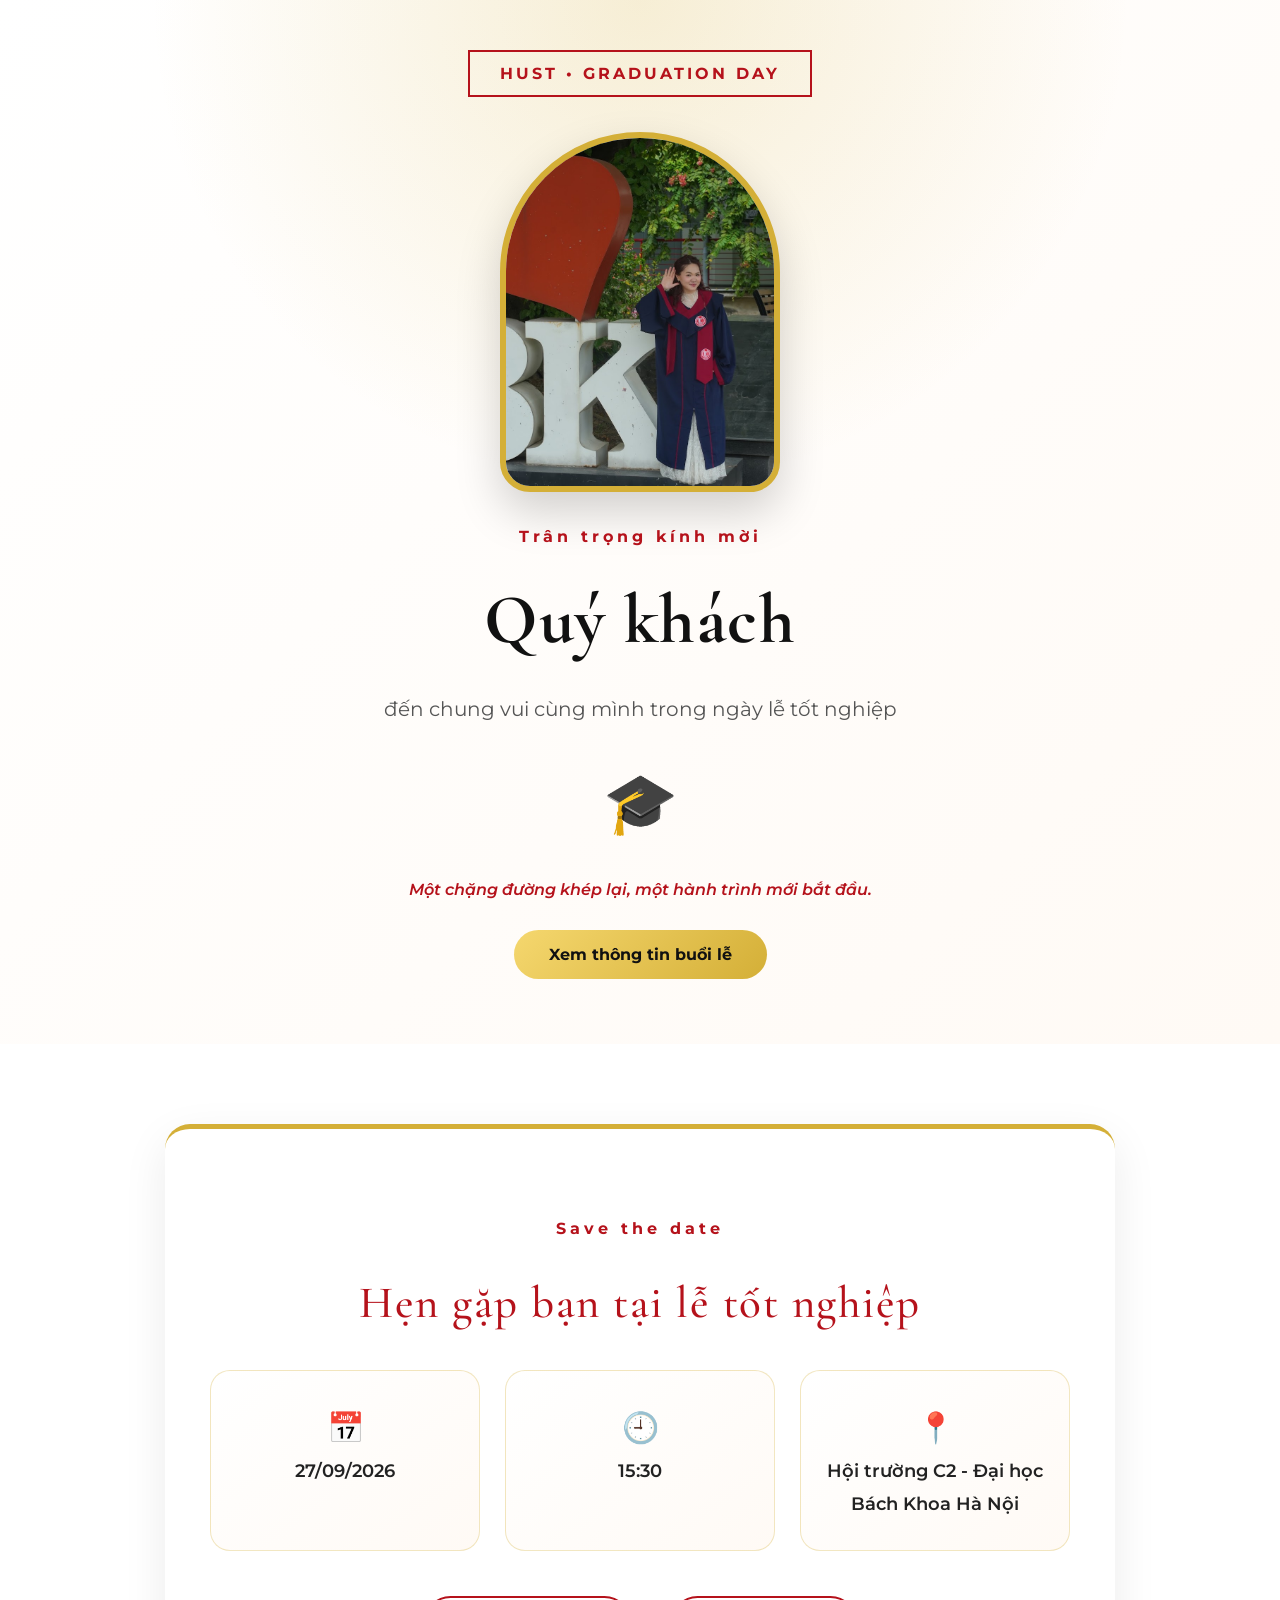
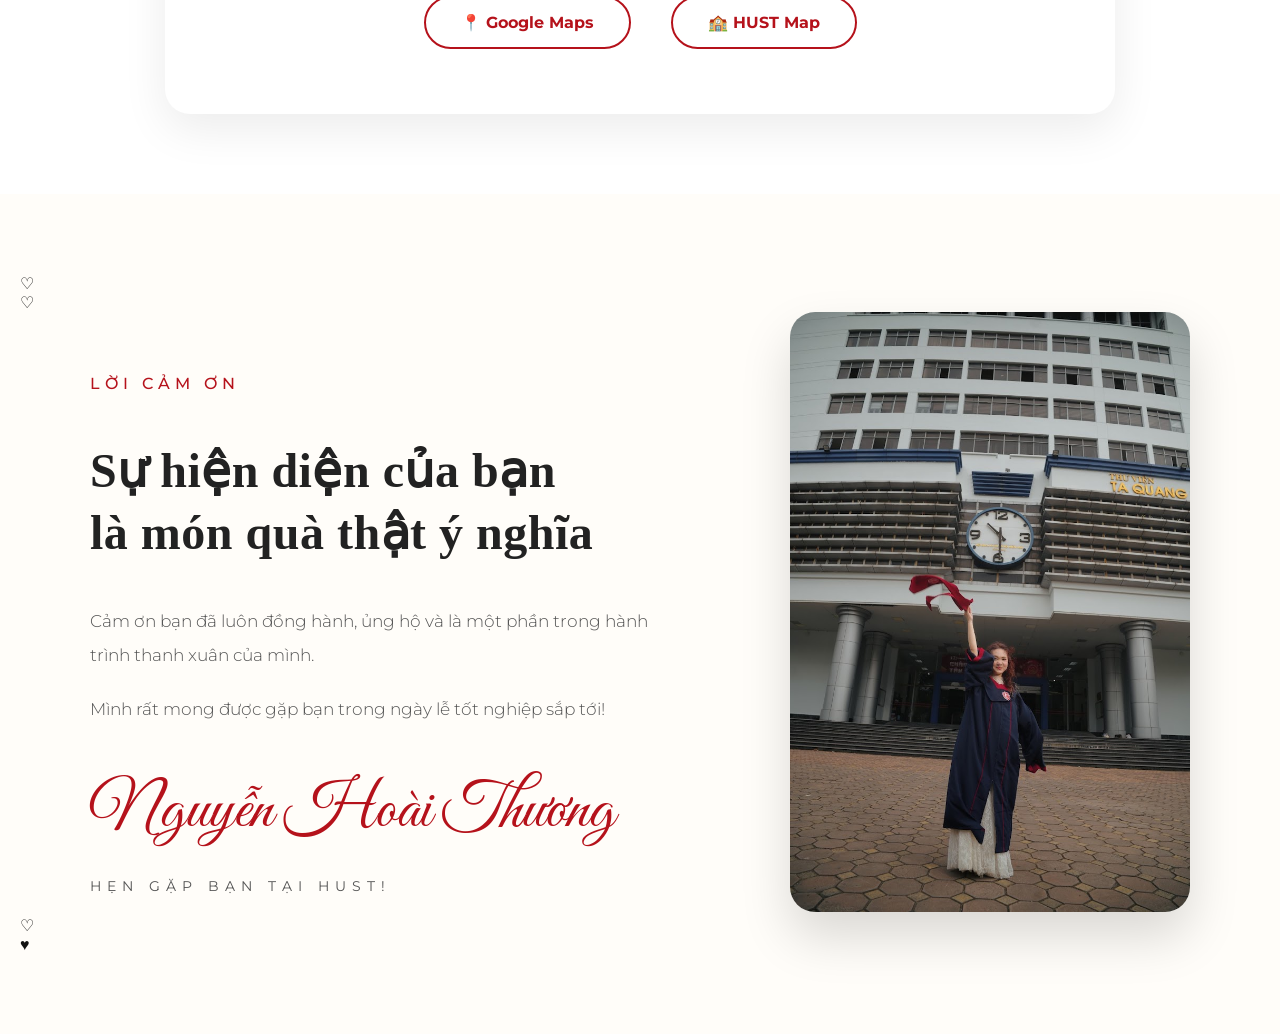
<file: index.html>
<!DOCTYPE html>
<html lang="vi">

<head>

<meta charset="UTF-8">

<meta name="viewport" content="width=device-width, initial-scale=1.0">


<title>
Graduation Invitation | HUST
</title>



<!-- Google Fonts -->

<link rel="preconnect" href="https://fonts.googleapis.com">

<link rel="preconnect" href="https://fonts.gstatic.com" crossorigin>


<link href="
https://fonts.googleapis.com/css2?family=Cormorant+Garamond:wght@300;400;500;600;700
&family=Great+Vibes
&family=Montserrat:wght@300;400;500;600;700
&display=swap
" rel="stylesheet">



<!-- Main CSS -->

<link rel="stylesheet" href="style-new.css">


</head>



<body>



<!-- ================= HERO ================= -->


<section class="hero">


<div class="hust-badge">

HUST • GRADUATION DAY

</div>



<div class="profile-frame">


<img 
src="images/anhnht.jpg"
alt="Graduation photo">


</div>




<p class="eyebrow">

Trân trọng kính mời

</p>



<h1 id="guestName">

Quý khách

</h1>




<p class="subtitle">

đến chung vui cùng mình trong ngày lễ tốt nghiệp 

</p>




<div class="cap">

🎓

</div>




<p class="quote">

Một chặng đường khép lại,
một hành trình mới bắt đầu.

</p>




<a class="btn primary" href="#details">

Xem thông tin buổi lễ

</a>



</section>





<!-- ================= DETAILS ================= -->


<section id="details" class="section">


<div class="card">


<p class="eyebrow">

Save the date

</p>



<h2>

Hẹn gặp bạn tại lễ tốt nghiệp

</h2>




<div class="info-grid">



<div>

📅

<br>

<b>

27/09/2026

</b>


</div>





<div>

🕘

<br>

<b>

15:30

</b>


</div>





<div>

📍

<br>

<b>

Hội trường C2 -
Đại học Bách Khoa Hà Nội

</b>


</div>



</div>





<div class="actions">
<a class="btn secondary"
href="https://maps.google.com"
target="_blank"
rel="noreferrer">

📍 Google Maps

</a>


<a class="btn secondary"
href="images/hustmap.jpg"
target="_blank">

🏫 HUST Map

</a>

</div>



</div>


</section>







<!-- ================= THANK YOU ================= -->


<section class="thank-section section">

<div class="thank-decoration heart-top">
    ♡
</div>

<div class="thank-decoration heart-middle">
    ♡
</div>

<div class="thank-container">





<div class="thank-content">



<p class="eyebrow">

LỜI CẢM ƠN

</p>





<h2>

Sự hiện diện của bạn

<br>

là món quà thật ý nghĩa

</h2>





<p>

Cảm ơn bạn đã luôn đồng hành,
ủng hộ và là một phần trong
hành trình thanh xuân của mình.

</p>





<p>

Mình rất mong được gặp bạn
trong ngày lễ tốt nghiệp sắp tới!

</p>





<div class="signature">

Nguyễn Hoài Thương

</div>





<div class="closing">

HẸN GẶP BẠN TẠI HUST!

</div>



</div>







<div class="thank-image">


<img 
src="images/thuvienvanht.jpg"
alt="Thư viện Tạ Quang Bửu HUST">


</div>




</div>


<div class="thank-decoration bottom-heart">
    ♡
</div>


<div class="thank-divider">

    <span></span>

    <b>♥</b>

    <span></span>

</div>
</section>







<script src="script.js"></script>


</body>

</html>
</file>
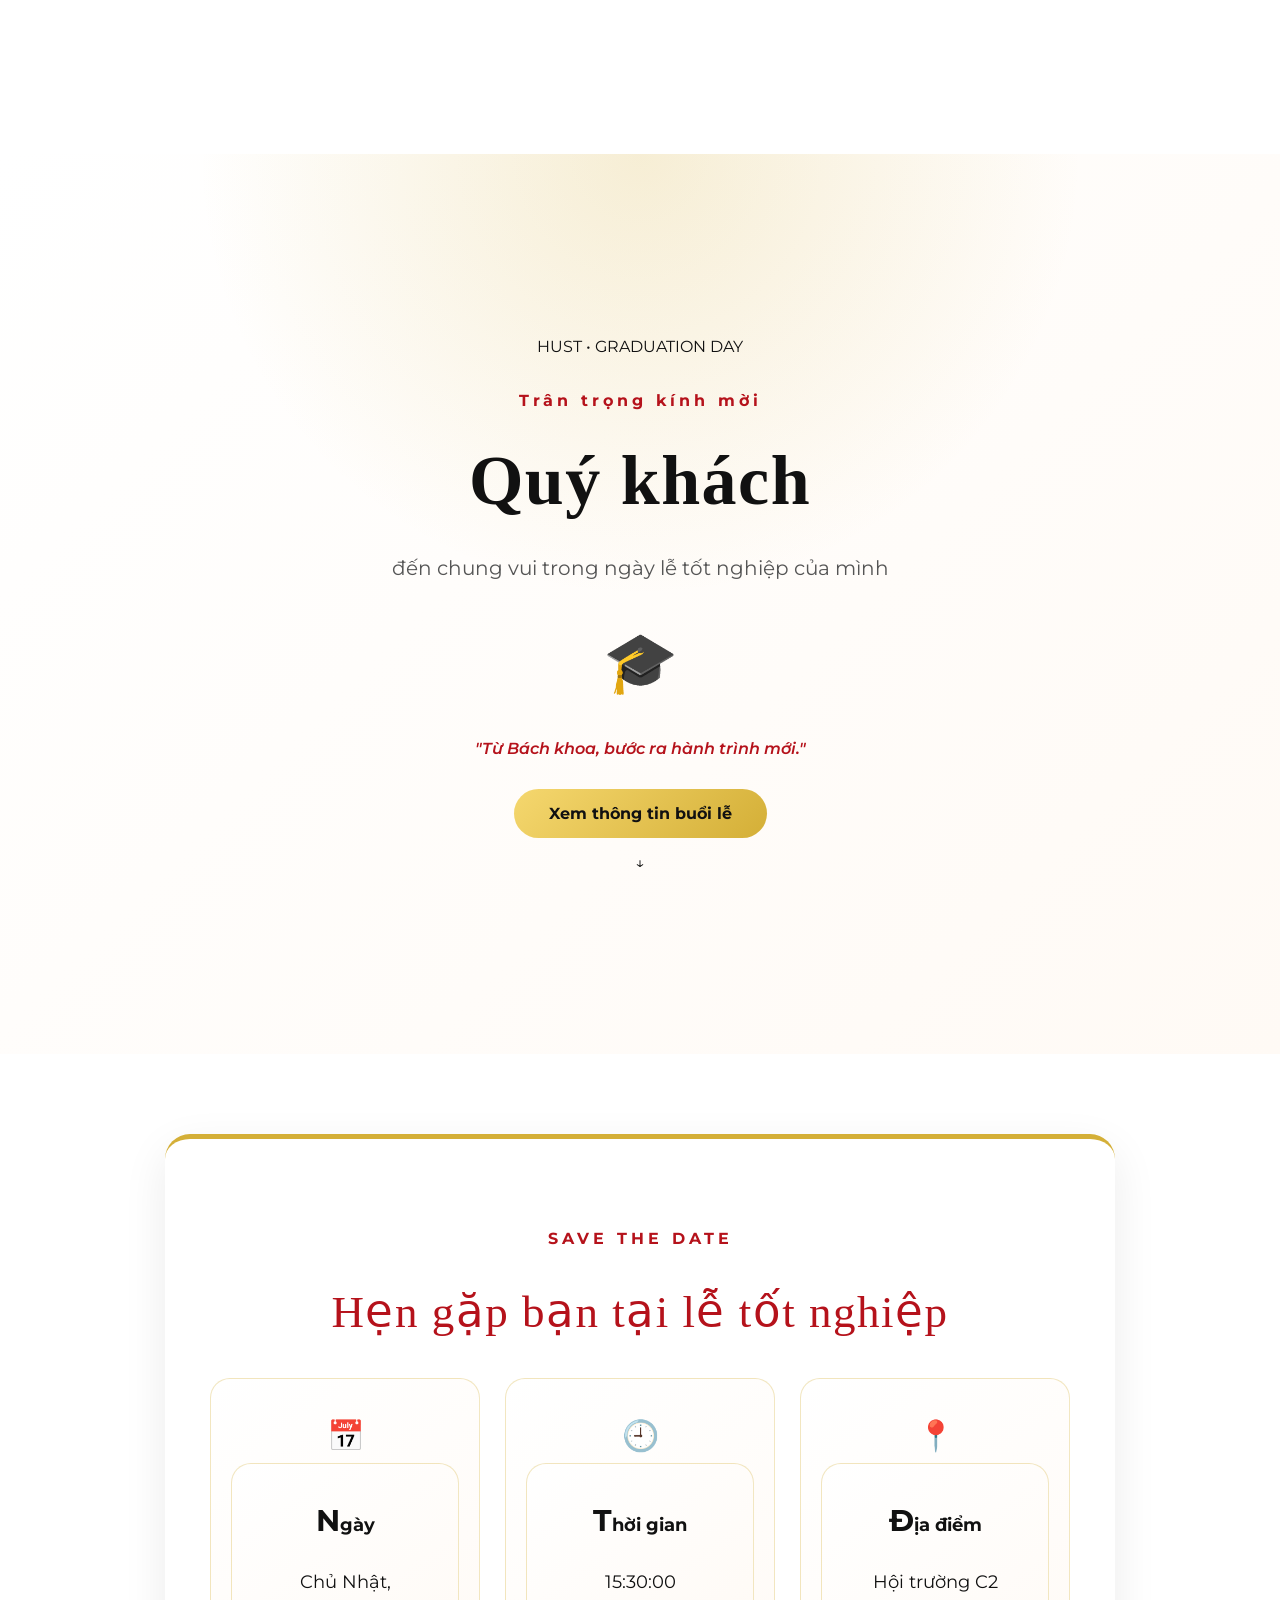
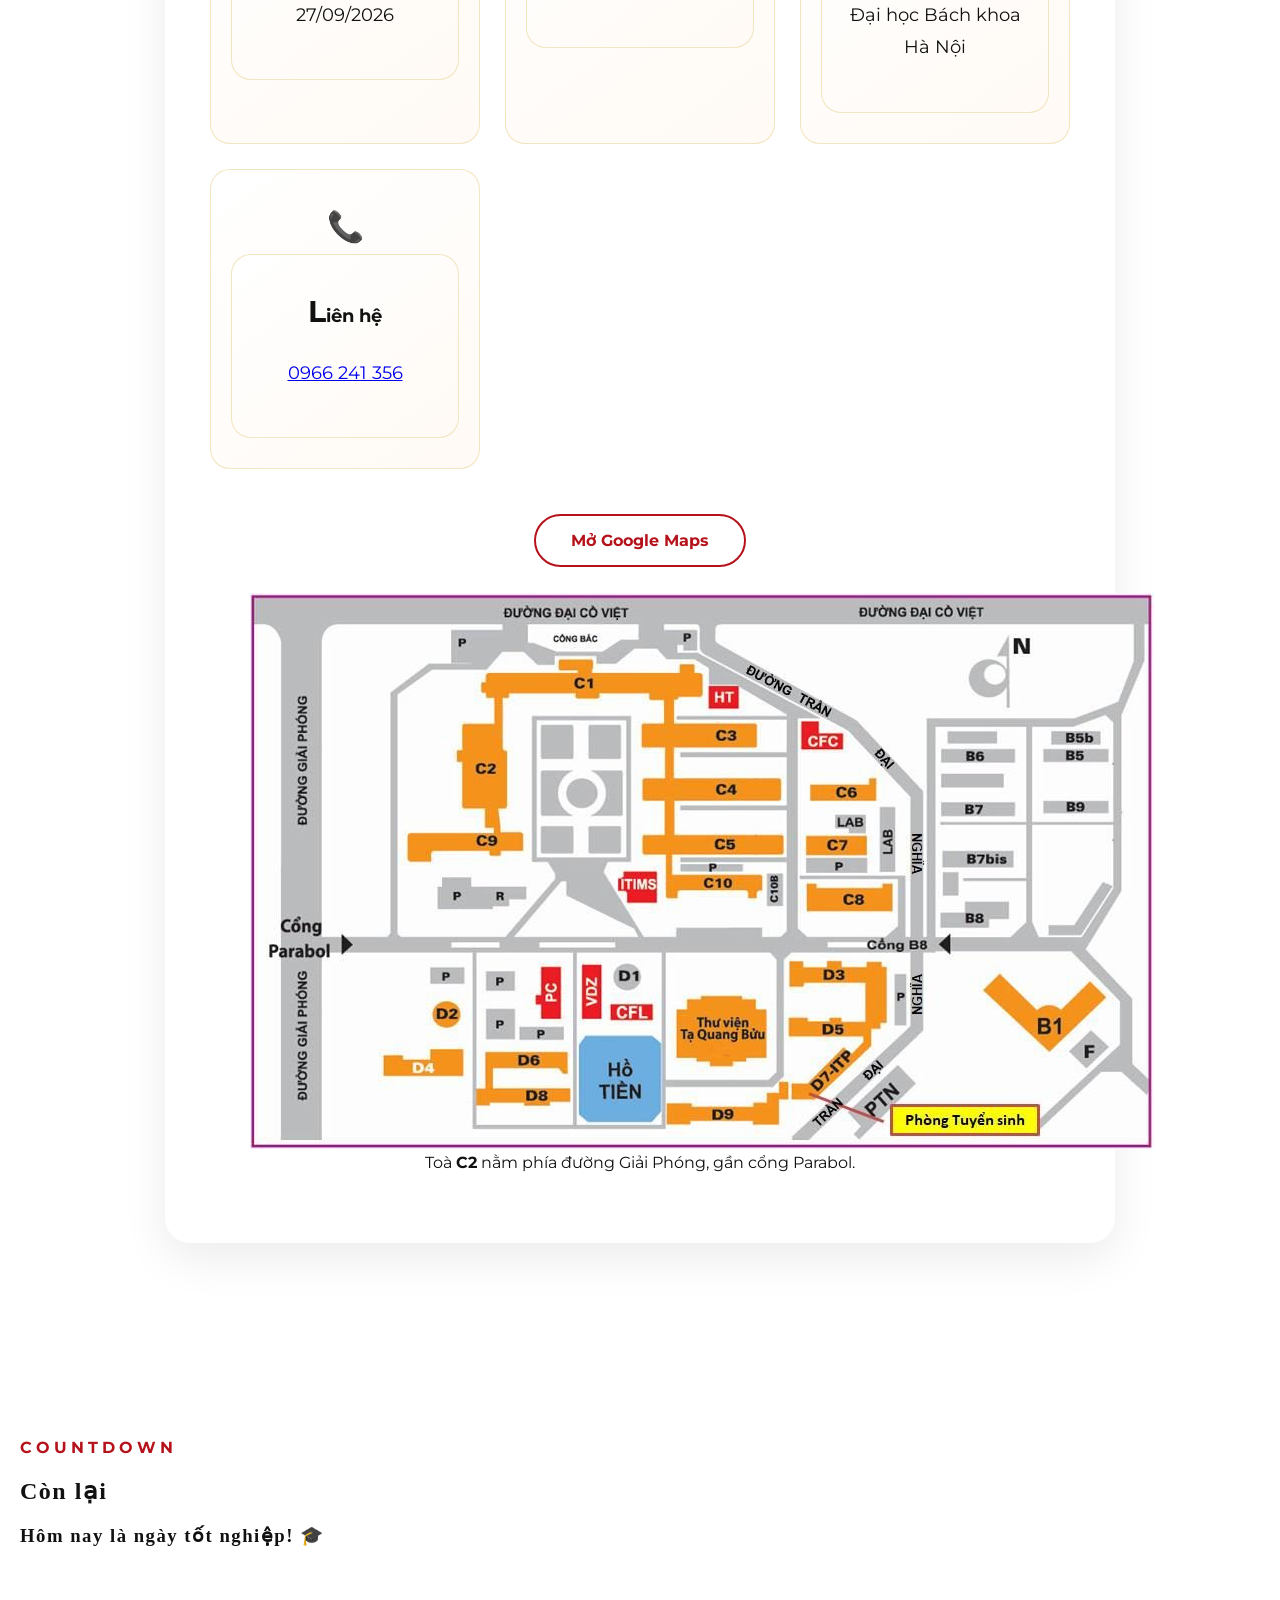
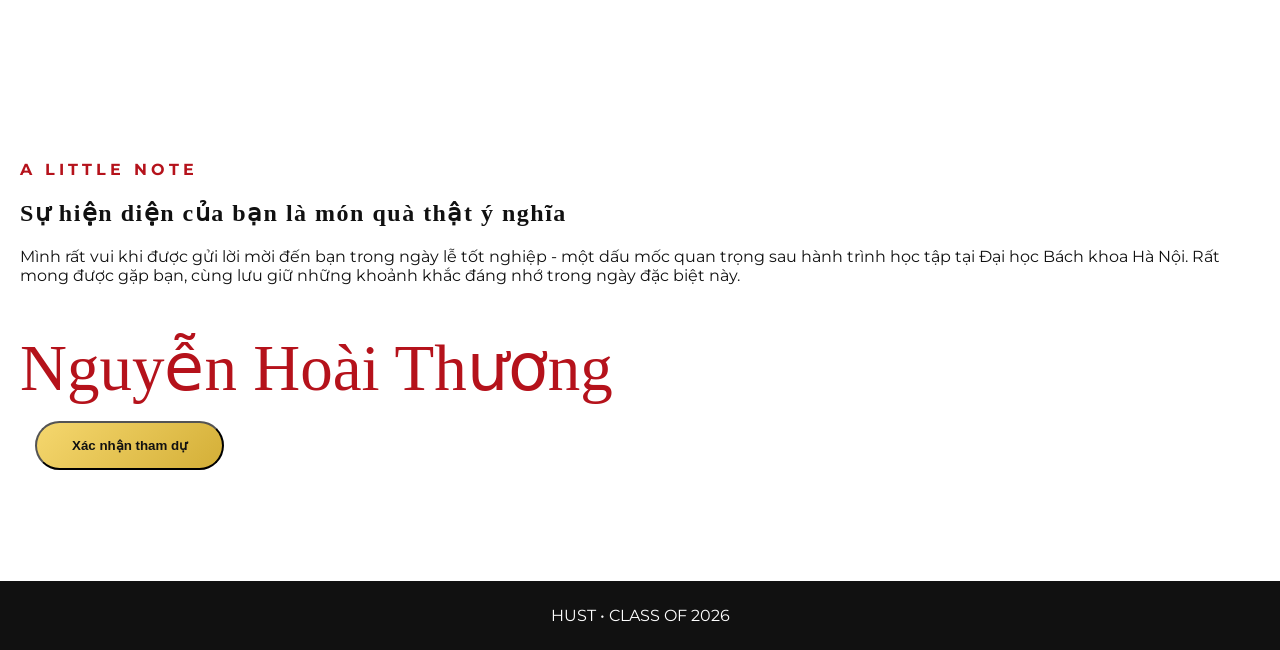
<file: index-new.html>
<!DOCTYPE html>
<html lang="vi">

<head>
  <meta charset="UTF-8" />
  <meta name="viewport" content="width=device-width, initial-scale=1.0" />

  <meta name="description" content="Thiệp mời tham dự lễ tốt nghiệp HUST" />
  <meta name="theme-color" content="#b5121b" />

  <!-- Hiển thị đẹp khi dán link vào Messenger / Zalo -->
  <meta property="og:type" content="website" />
  <meta property="og:title" content="Thiệp mời lễ tốt nghiệp - HUST" />
  <meta property="og:description" content="Chủ Nhật, 27/09/2026 - 15:30, Hội trường C2, Đại học Bách khoa Hà Nội" />

  <title>HUST Graduation Day</title>

  <!-- Fonts -->
  <link rel="preconnect" href="https://fonts.googleapis.com">
  <link rel="preconnect" href="https://fonts.gstatic.com" crossorigin>

  <link
    href="https://fonts.googleapis.com/css2?family=Montserrat:wght@400;500;600;700;800&family=Oswald:wght@500;600;700&display=swap"
    rel="stylesheet">

  <link rel="stylesheet" href="style-new.css" />

</head>


<body>

<canvas class="confetti" id="confetti" aria-hidden="true"></canvas>


<main>


<!-- ================= HERO ================= -->

<section class="hero section">


    <div class="badge">
        HUST • GRADUATION DAY
    </div>


    <p class="eyebrow">
        Trân trọng kính mời
    </p>


    <!-- Tên khách sẽ được thay bằng javascript -->

    <h1 id="guestName">
        Quý khách
    </h1>


    <p class="subtitle">
        đến chung vui trong ngày lễ tốt nghiệp của mình
    </p>



    <div class="cap">
        🎓
    </div>



    <p class="quote">
        "Từ Bách khoa, bước ra hành trình mới."
    </p>



    <a class="btn primary" href="#details">
        Xem thông tin buổi lễ
    </a>


    <span class="scroll-hint">
        ↓
    </span>


</section>





<!-- ================= DETAILS ================= -->


<section id="details" class="section details">


<div class="card reveal">


<p class="eyebrow">
    SAVE THE DATE
</p>


<h2>
    Hẹn gặp bạn tại lễ tốt nghiệp
</h2>



<div class="info-grid">



<div class="info-item">

<span class="icon">
📅
</span>

<div>

<strong>
Ngày
</strong>

<p id="eventDate">
Chủ Nhật, 27/09/2026
</p>

</div>

</div>





<div class="info-item">

<span class="icon">
🕘
</span>


<div>

<strong>
Thời gian
</strong>

<p id="eventTime">
15:30
</p>

</div>

</div>





<div class="info-item">

<span class="icon">
📍
</span>


<div>

<strong>
Địa điểm
</strong>


<p>
Hội trường C2
<br>
Đại học Bách khoa Hà Nội
</p>


</div>

</div>





<div class="info-item">

<span class="icon">
📞
</span>


<div>

<strong>
Liên hệ
</strong>


<p>
<a href="tel:0966241356">0966 241 356</a>
</p>


</div>

</div>



</div>





<div class="actions">


<a 
class="btn secondary"
href="https://www.google.com/maps/search/?api=1&query=H%E1%BB%99i%20tr%C6%B0%E1%BB%9Dng%20C2%20%C4%90%E1%BA%A1i%20h%E1%BB%8Dc%20B%C3%A1ch%20khoa%20H%C3%A0%20N%E1%BB%99i"
target="_blank"
rel="noreferrer">

Mở Google Maps

</a>




</div>





<!-- Bản đồ khuôn viên trường -->

<figure class="campus-map" id="campusMap">


<img
  id="campusMapImg"
  src="ban-do-hust.jpg"
  alt="Bản đồ khuôn viên Đại học Bách khoa Hà Nội, toà C2 nằm phía đường Giải Phóng"
  width="904"
  height="556"
  loading="lazy" />


<figcaption>

Toà <strong>C2</strong> nằm phía đường Giải Phóng, gần cổng Parabol.

</figcaption>


</figure>


</div>


</section>







<!-- ================= COUNTDOWN ================= -->


<section class="section countdown-section">


<p class="eyebrow">
COUNTDOWN
</p>



<h2>
Còn lại
</h2>




<div id="countdown" class="countdown reveal">


<div>

<span id="days">
00
</span>

<small>
Ngày
</small>

</div>



<div>

<span id="hours">
00
</span>

<small>
Giờ
</small>

</div>



<div>

<span id="minutes">
00
</span>

<small>
Phút
</small>

</div>




<div>

<span id="seconds">
00
</span>

<small>
Giây
</small>

</div>



</div>



</section>







<!-- ================= MESSAGE ================= -->


<section class="section message-section">


<div class="message-card reveal">


<p class="eyebrow">
A LITTLE NOTE
</p>



<h2>
Sự hiện diện của bạn là món quà thật ý nghĩa
</h2>



<p>

Mình rất vui khi được gửi lời mời đến bạn
trong ngày lễ tốt nghiệp - một dấu mốc quan trọng
sau hành trình học tập tại Đại học Bách khoa Hà Nội.

Rất mong được gặp bạn,
cùng lưu giữ những khoảnh khắc đáng nhớ trong ngày đặc biệt này.

</p>




<div class="signature-row">


<div class="signature" id="signatureName">
Nguyễn Hoài Thương
</div>


<button class="btn primary" id="rsvpYes" type="button">
Xác nhận tham dự
</button>


</div>


<p class="rsvp-status" id="rsvpStatus" role="status" aria-live="polite"></p>


<p class="rsvp-hint" id="rsvpHint"></p>



</div>


</section>



</main>






<footer>

HUST • CLASS OF 2026

</footer>




<script src="script-new.js"></script>


</body>


</html>
</file>
<file: style-new.css>
:root {
    --hust-red: #b5121b;
    --gold: #d4af37;
    --navy: #14213d;
    --black: #111111;
    --white: #ffffff;
    --cream: #fffaf5;
}


* {
    box-sizing: border-box;
}


html {
    scroll-behavior: smooth;
}


body {
    margin: 0;
    font-family: "Montserrat", sans-serif;
    color: var(--black);
    background: var(--white);
}


/* ===== FONT ===== */

h1,
h2,
h3 {
    font-family: "Cormorant Garamond", serif;
    letter-spacing: 1.5px;
}


.section {
    padding: 80px 20px;
}



/* =========================
        HERO
========================= */


.hero {

    min-height:100vh;

    display:flex;

    flex-direction:column;

    justify-content:center;

    align-items:center;

    text-align:center;

    padding:50px 20px;


    background:

    radial-gradient(
        circle at top,
        rgba(212,175,55,0.2),
        transparent 40%
    ),

    linear-gradient(
        135deg,
        #ffffff,
        var(--cream)
    );

}



.hust-badge {

    padding:12px 30px;

    border:2px solid var(--hust-red);

    color:var(--hust-red);

    font-weight:700;

    letter-spacing:3px;

    margin-bottom:35px;

}



/* ẢNH ANHNHT */


.profile-frame {

    width:280px;

    height:360px;

    border-radius:

    140px 140px 30px 30px;

    overflow:hidden;

    border:6px solid var(--gold);

    background:white;


    box-shadow:

    0 20px 45px rgba(0,0,0,.18);

}



.profile-frame img {

    width:100%;

    height:100%;

    object-fit:cover;

    object-position:center top;

}



/* TEXT HERO */


.eyebrow {

    color:var(--hust-red);

    font-weight:700;

    letter-spacing:4px;

    margin-top:35px;

}



.hero h1 {

    font-size:70px;

    margin:15px 0;

}



.subtitle {

    font-size:20px;

    color:#555;

}



.cap {

    font-size:60px;

    margin:25px;

}



.quote {

    font-style:italic;

    color:var(--hust-red);

    font-weight:600;

}




/* =========================
        BUTTON
========================= */


.btn {

    display:inline-block;

    padding:15px 35px;

    border-radius:30px;

    text-decoration:none;

    font-weight:700;

    margin:15px;

}



.btn.primary {


    background:

    linear-gradient(
        135deg,
        #f5d76e,
        var(--gold)
    );


    color:#111;

}



.btn.secondary {

    border:2px solid var(--hust-red);

    color:var(--hust-red);

}


/* =========================
        ACTION BUTTONS
========================= */


.actions {

    margin-top:35px;

    display:flex;

    justify-content:center;

    gap:20px;

}



.actions .btn {

    margin:10px;

}



.btn.secondary {

    border:2px solid var(--hust-red);

    color:var(--hust-red);

    background:white;

    transition:0.3s;

}



.btn.secondary:hover {

    background:var(--hust-red);

    color:white;

}



/* =========================
        DETAILS
========================= */

/* =========================
        DETAILS
========================= */


#details {

    background:#fff;

}



.card {

    max-width:950px;

    margin:auto;

    background:white;

    padding:55px 45px;


    border-radius:25px;


    border-top:5px solid var(--gold);


    box-shadow:

    0 15px 45px rgba(0,0,0,.08);

    text-align:center;

}



.card h2 {

    font-size:45px;

    font-weight:500;

    color:var(--hust-red);

    margin-bottom:40px;

}



.info-grid {


    display:grid;


    grid-template-columns:

    repeat(3,1fr);


    gap:25px;

}



.info-grid div {


    padding:30px 20px;


    border-radius:20px;


    background:

    linear-gradient(
        145deg,
        #fff,
        #fffaf5
    );


    border:

    1px solid rgba(212,175,55,.3);


    font-size:18px;


    line-height:1.8;


}



.info-grid div:first-letter {

    font-size:30px;

}



.info-grid b {


    color:#222;


    font-weight:600;

}

/* =========================
        THANK YOU SECTION
========================= */


/* =========================
        THANK YOU SECTION
========================= */


.thank-section {

    background:#fffdf9;

}



.thank-container {

    max-width:1100px;

    margin:auto;

    display:flex;

    align-items:center;

    justify-content:space-between;

    gap:80px;

}



.thank-content {

    flex:1;

}



.thank-content .eyebrow {


    font-family:"Montserrat",sans-serif;


    font-size:16px;


    letter-spacing:5px;


    font-weight:500;


    color:#b5121b;


    margin-bottom:35px;


}



.thank-content h2 {

    font-family: "Times New Roman", serif;

    font-size: 48px;

    font-weight: 700;

    line-height: 1.3;

    color: #222;

    letter-spacing: 0.5px;

}



.thank-content p {


    font-family:"Montserrat",sans-serif;


    font-size:17px;


    font-weight:300;


    line-height:2;


    color:#555;


    max-width:600px;


    margin-bottom:20px;


}



.signature {


    margin-top:45px;


    font-family:"Great Vibes",cursive;


    font-size:65px;


    font-weight:400;


    color:#b5121b;


}



.closing {


    margin-top:25px;


    font-family:"Montserrat",sans-serif;


    font-size:14px;


    letter-spacing:6px;


    font-weight:400;


    color:#555;


}




.thank-image {


    flex:0 0 400px;


}



.thank-image img {


    width:100%;


    border-radius:25px;


    box-shadow:

    0 25px 50px rgba(0,0,0,.15);


}





/* =========================
        FOOTER
========================= */


footer {


    background:#111;


    color:white;


    text-align:center;


    padding:25px;


}





/* =========================
        MOBILE
========================= */


@media(max-width:768px){


    .hero h1 {

        font-size:45px;

    }


    .profile-frame {


        width:230px;


        height:300px;


    }



    .info-grid {


        grid-template-columns:1fr;


    }



    .thank-container {


        flex-direction:column;


    }



    .thank-image {


        width:100%;


    }


}
</file>
